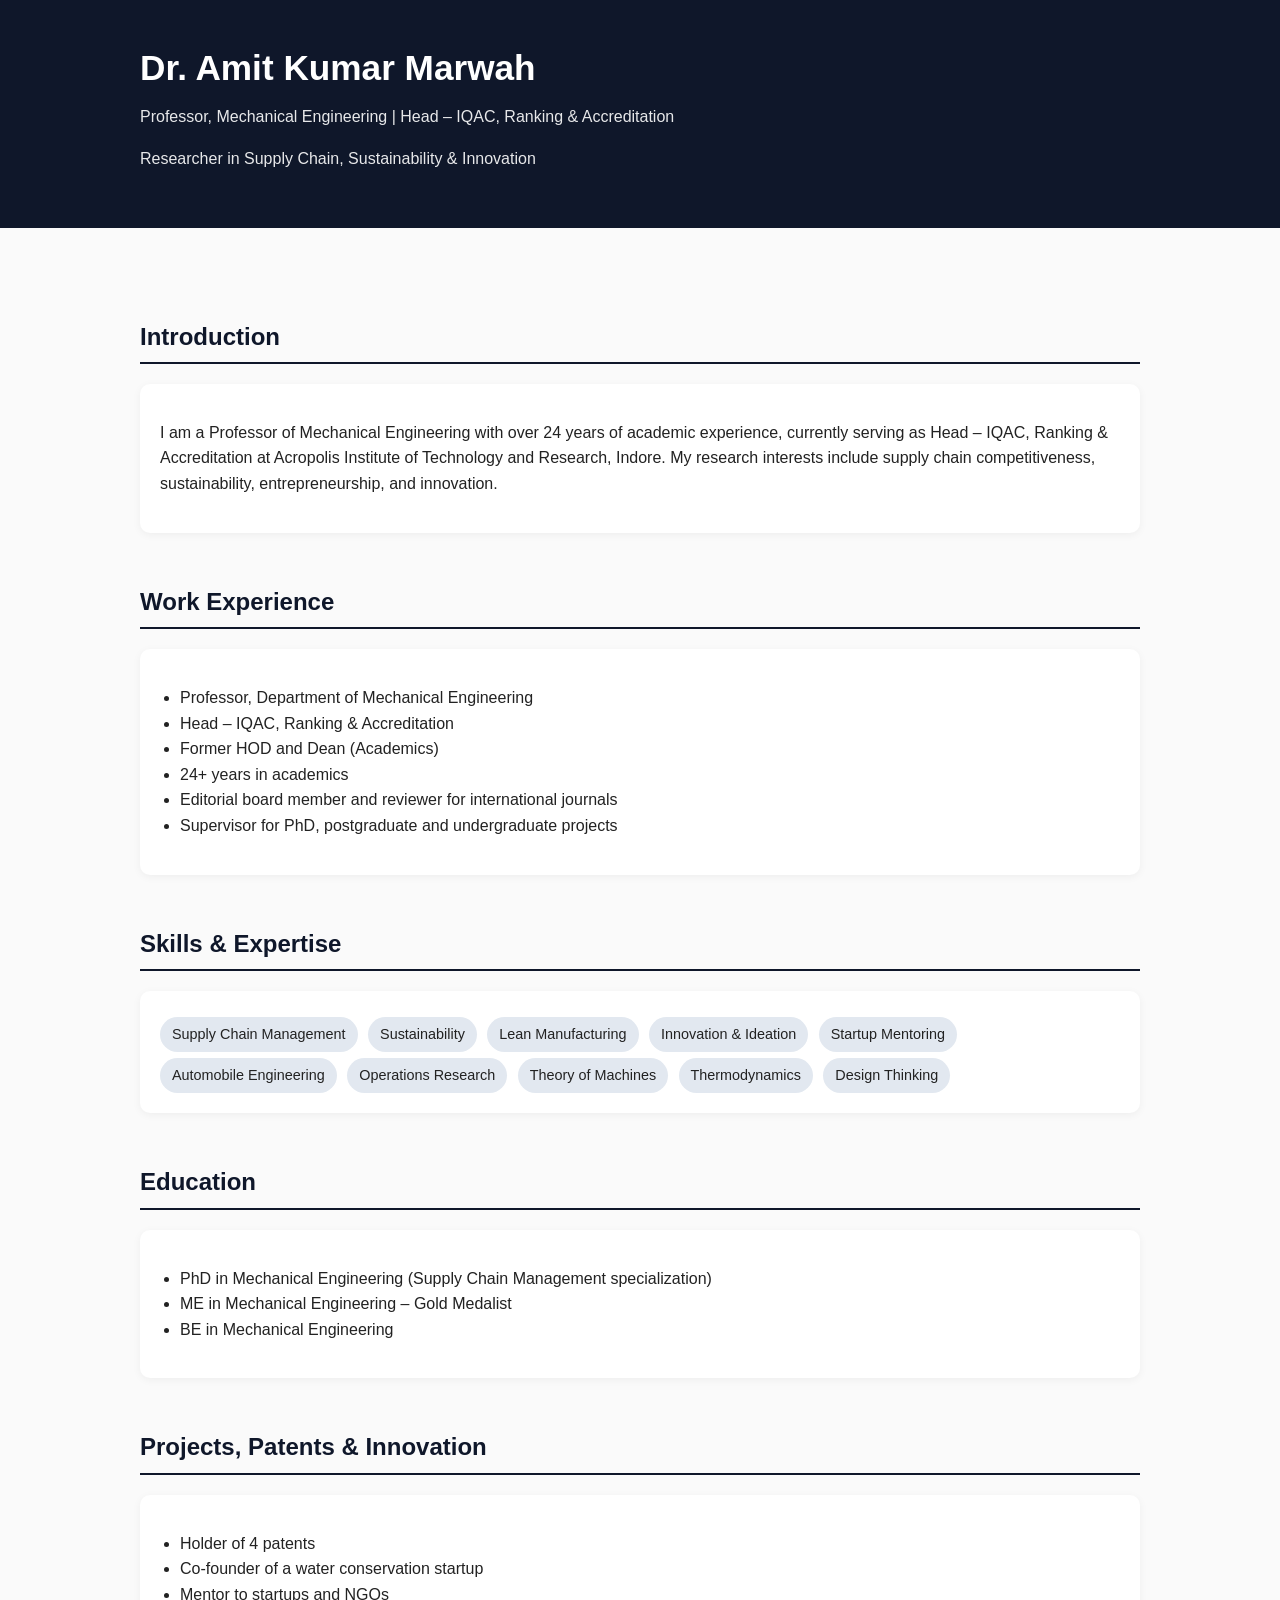
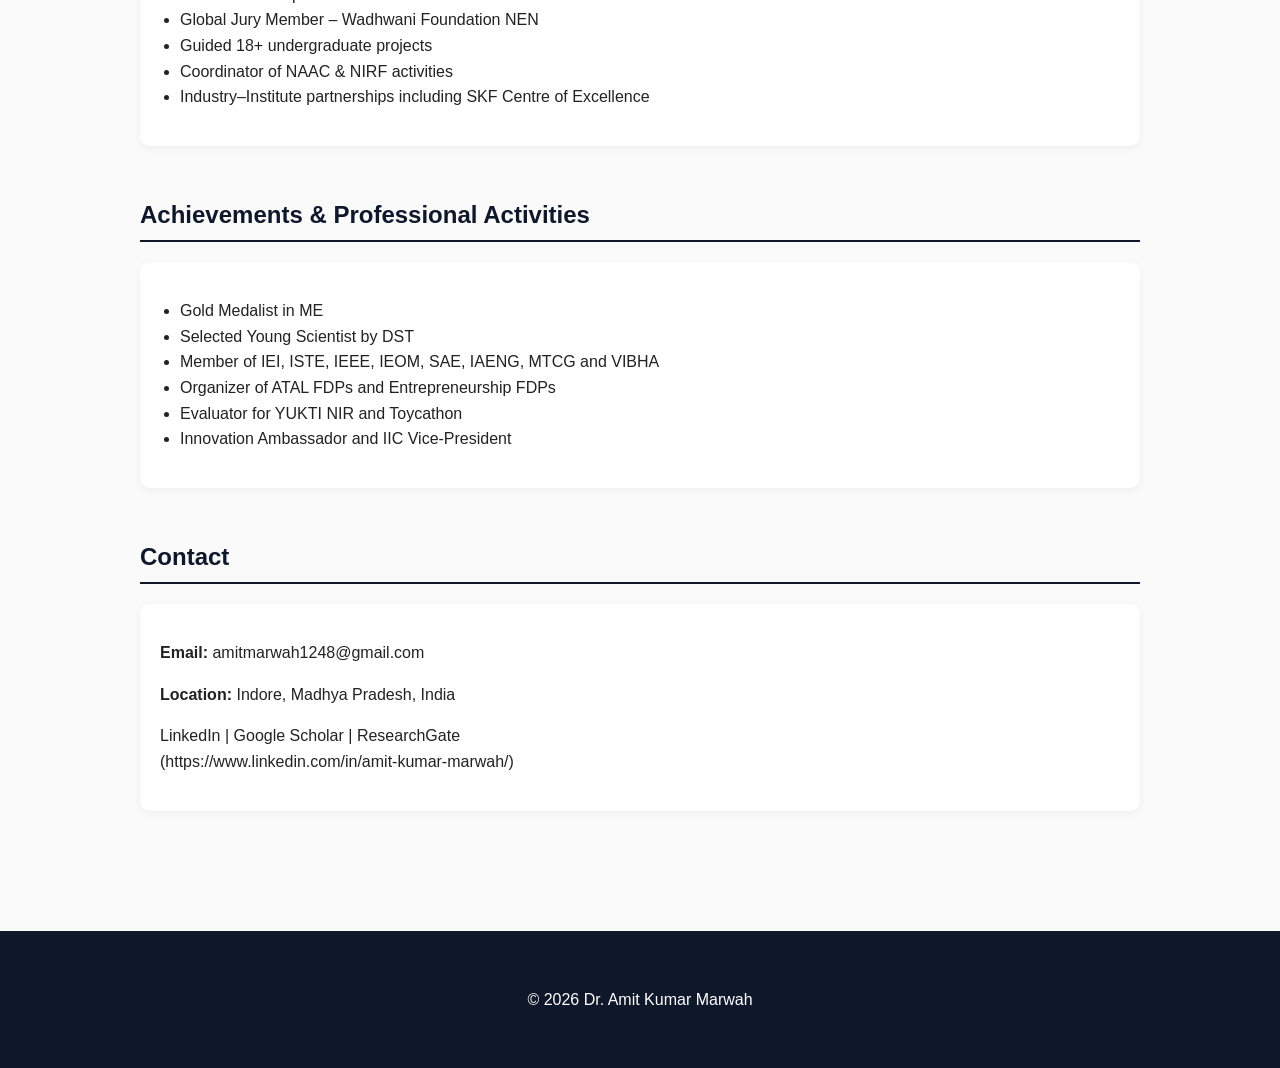
<file: index.html>
<!DOCTYPE html>
<html lang="en">
<head>
<meta charset="UTF-8">
<meta name="viewport" content="width=device-width, initial-scale=1.0">
<title>Dr. Amit Kumar Marwah | Professor & Researcher</title>

<style>
body {
  margin: 0;
  font-family: "Segoe UI", Arial, sans-serif;
  line-height: 1.6;
  color: #222;
  background: #fafafa;
}

.container {
  max-width: 1000px;
  margin: auto;
  padding: 40px 20px;
}

header {
  background: #0f172a;
  color: white;
}

header h1 {
  margin: 0;
  font-size: 2.2rem;
}

header p {
  margin-top: 8px;
  opacity: 0.9;
}

section {
  margin-top: 50px;
}

h2 {
  border-bottom: 2px solid #0f172a;
  padding-bottom: 6px;
  margin-bottom: 20px;
  color: #0f172a;
}

ul {
  padding-left: 20px;
}

.card {
  background: white;
  padding: 20px;
  margin-bottom: 20px;
  border-radius: 10px;
  box-shadow: 0 2px 8px rgba(0,0,0,0.05);
}

.badges span {
  display: inline-block;
  background: #e2e8f0;
  padding: 6px 12px;
  margin: 6px 6px 0 0;
  border-radius: 20px;
  font-size: 0.9rem;
}

footer {
  text-align: center;
  padding: 40px 20px;
  background: #0f172a;
  color: white;
  margin-top: 60px;
}

a {
  color: #2563eb;
  text-decoration: none;
}

a:hover {
  text-decoration: underline;
}
</style>
</head>

<body>

<header>
  <div class="container">
    <h1>Dr. Amit Kumar Marwah</h1>
    <p>Professor, Mechanical Engineering | Head – IQAC, Ranking & Accreditation</p>
    <p>Researcher in Supply Chain, Sustainability & Innovation</p>
  </div>
</header>

<div class="container">

<section id="intro">
  <h2>Introduction</h2>
  <div class="card">
    <p>
      I am a Professor of Mechanical Engineering with over 24 years of academic experience,
      currently serving as Head – IQAC, Ranking & Accreditation at Acropolis Institute of Technology and Research, Indore.
      My research interests include supply chain competitiveness, sustainability, entrepreneurship, and innovation.
    </p>
  </div>
</section>

<section id="experience">
  <h2>Work Experience</h2>
  <div class="card">
    <ul>
      <li>Professor, Department of Mechanical Engineering</li>
      <li>Head – IQAC, Ranking & Accreditation</li>
      <li>Former HOD and Dean (Academics)</li>
      <li>24+ years in academics</li>
      <li>Editorial board member and reviewer for international journals</li>
      <li>Supervisor for PhD, postgraduate and undergraduate projects</li>
    </ul>
  </div>
</section>

<section id="skills">
  <h2>Skills & Expertise</h2>
  <div class="card badges">
    <span>Supply Chain Management</span>
    <span>Sustainability</span>
    <span>Lean Manufacturing</span>
    <span>Innovation & Ideation</span>
    <span>Startup Mentoring</span>
    <span>Automobile Engineering</span>
    <span>Operations Research</span>
    <span>Theory of Machines</span>
    <span>Thermodynamics</span>
    <span>Design Thinking</span>
  </div>
</section>

<section id="education">
  <h2>Education</h2>
  <div class="card">
    <ul>
      <li>PhD in Mechanical Engineering (Supply Chain Management specialization)</li>
      <li>ME in Mechanical Engineering – Gold Medalist</li>
      <li>BE in Mechanical Engineering</li>
    </ul>
  </div>
</section>

<section id="projects">
  <h2>Projects, Patents & Innovation</h2>
  <div class="card">
    <ul>
      <li>Holder of 4 patents</li>
      <li>Co-founder of a water conservation startup</li>
      <li>Mentor to startups and NGOs</li>
      <li>Global Jury Member – Wadhwani Foundation NEN</li>
      <li>Guided 18+ undergraduate projects</li>
      <li>Coordinator of NAAC & NIRF activities</li>
      <li>Industry–Institute partnerships including SKF Centre of Excellence</li>
    </ul>
  </div>
</section>

<section id="achievements">
  <h2>Achievements & Professional Activities</h2>
  <div class="card">
    <ul>
      <li>Gold Medalist in ME</li>
      <li>Selected Young Scientist by DST</li>
      <li>Member of IEI, ISTE, IEEE, IEOM, SAE, IAENG, MTCG and VIBHA</li>
      <li>Organizer of ATAL FDPs and Entrepreneurship FDPs</li>
      <li>Evaluator for YUKTI NIR and Toycathon</li>
      <li>Innovation Ambassador and IIC Vice-President</li>
    </ul>
  </div>
</section>

<section id="contact">
  <h2>Contact</h2>
  <div class="card">
    <p><strong>Email:</strong> amitmarwah1248@gmail.com</p>
    <p><strong>Location:</strong> Indore, Madhya Pradesh, India</p>
    <p>
      LinkedIn | Google Scholar | ResearchGate  
      <br>(https://www.linkedin.com/in/amit-kumar-marwah/)
    </p>
  </div>
</section>

</div>

<footer>
  <p>© 2026 Dr. Amit Kumar Marwah</p>
</footer>

</body>
</html>
</file>
